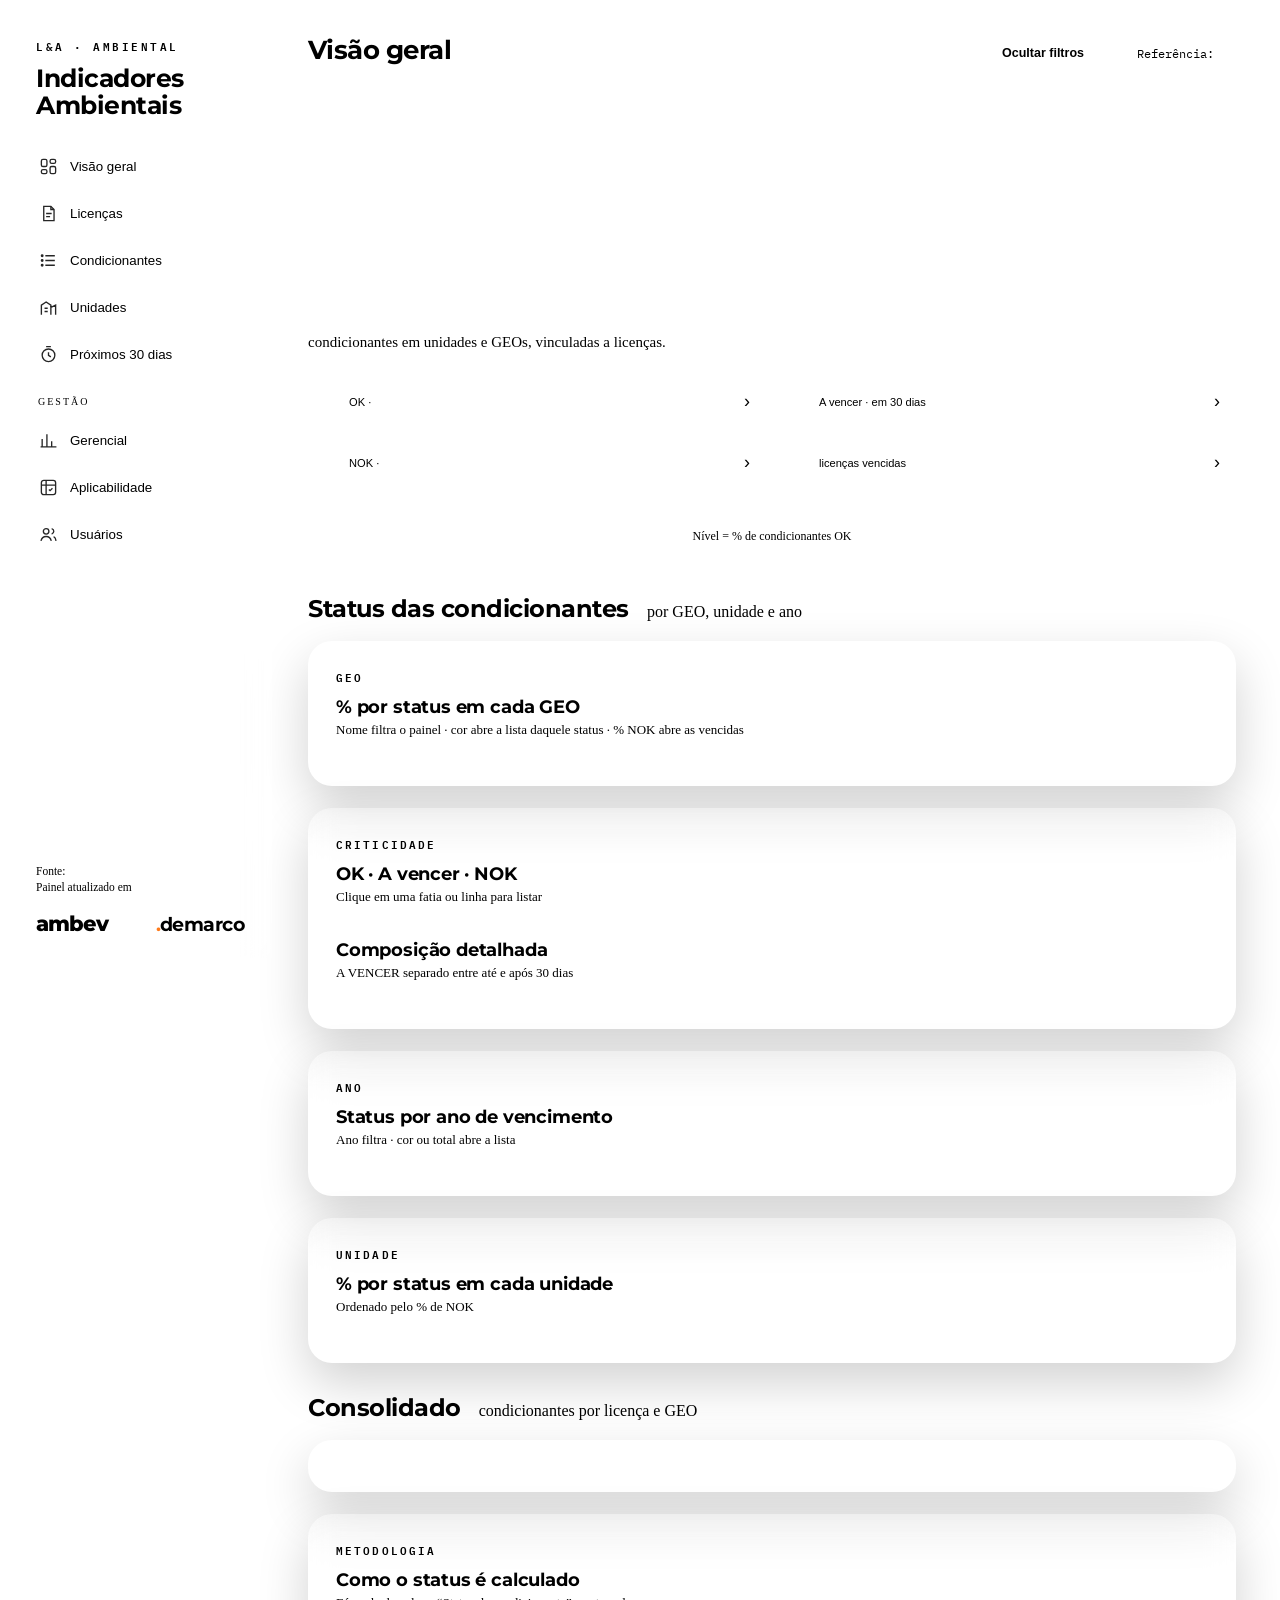
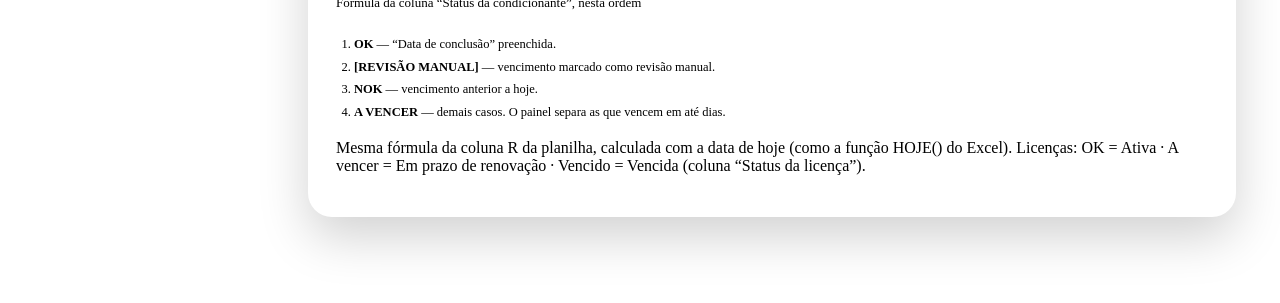
<file: robo/layout_b.html>
<!doctype html>
<html lang="pt-BR">
<head>
<meta charset="utf-8">
<meta name="viewport" content="width=device-width, initial-scale=1">
<meta name="robots" content="noindex, nofollow">
<title>Indicadores Ambientais</title>
<link rel="preconnect" href="https://fonts.googleapis.com">
<link href="https://fonts.googleapis.com/css2?family=Montserrat:wght@500;600;700;800&family=Inter:wght@400;500;600;700&family=IBM+Plex+Mono:wght@500;600&display=swap" rel="stylesheet">
<style>
/*__BASE__*/
:root {
  --font: 'Inter', system-ui, sans-serif; --font-display: 'Montserrat', 'Inter', sans-serif; --font-num: 'IBM Plex Mono', ui-monospace, monospace;
  --cols-h: 360px; --rol-h: 470px;
}
/*__TEMA__*/
body { background: var(--fundo); background-attachment: fixed; }

.app { display: grid; grid-template-columns: 264px minmax(0, 1fr); min-height: 100vh; }
.side { position: sticky; top: 0; height: 100vh; display: flex; flex-direction: column; padding: 28px 18px 22px; border-right: 1px solid var(--line); background: var(--side-bg); backdrop-filter: blur(18px); z-index: 30; }
.brand { padding: 0 10px 26px; }
.brand-k { font-family: var(--font-num); font-size: 10.5px; letter-spacing: .24em; color: var(--accent); text-transform: uppercase; font-weight: 600; }
.brand h1 { margin: 10px 0 0; font-family: var(--font-display); font-weight: 700; font-size: 25px; line-height: 1.08; letter-spacing: -.02em; }
.brand h1 span { display: block; } .brand h1 span + span { color: var(--titulo-2); }
.nav { display: flex; flex-direction: column; gap: 4px; }
.nav button { display: flex; align-items: center; gap: 12px; padding: 11px 12px; border-radius: 12px; border: 1px solid transparent; background: none; cursor: pointer; text-align: left; color: var(--text-2); font-weight: 500; transition: all .2s; }
.nav button svg { width: 19px; height: 19px; flex: none; opacity: .85; }
.nav button:hover { background: var(--hover); color: var(--text); }
.nav button.on { color: var(--text); background: var(--nav-on-bg); border-color: var(--nav-on-borda); box-shadow: 0 0 24px var(--nav-on-brilho); }
.nav button.on svg { opacity: 1; color: var(--accent); }
.nav-sep { margin: 16px 12px 8px; font-size: 10px; letter-spacing: .2em; text-transform: uppercase; color: var(--muted); }
.side-f { margin-top: auto; padding: 16px 10px 0; border-top: 1px solid var(--line); font-size: 11.5px; color: var(--muted); }
.side-f p { margin: 0 0 4px; } .side-f b { color: var(--text-2); font-weight: 600; }
.marcas { display: flex; justify-content: space-between; align-items: baseline; margin-top: 18px; }
.wm-a { font-family: var(--font-display); font-weight: 800; font-size: 21px; letter-spacing: -.04em; color: var(--marca); }
.wm-d { font-family: var(--font-display); font-weight: 700; font-size: 19px; color: var(--marca); letter-spacing: -.03em; } .wm-d::before { content: '.'; color: #ff7a1a; }

.main { min-width: 0; padding: 0 36px 56px; }
.top { padding: 26px 0 14px; }
.top-h { display: flex; align-items: flex-end; justify-content: space-between; gap: 16px; margin-bottom: 16px; }
.top-h h2 { margin: 0; font-family: var(--font-display); font-size: 26px; font-weight: 700; letter-spacing: -.02em; }
.top-h p { margin: 4px 0 0; color: var(--muted); font-size: 13px; }
.top-acoes { display: flex; gap: 10px; align-items: center; flex-wrap: wrap; }
.live { display: inline-flex; align-items: center; gap: 8px; padding: 7px 14px; border-radius: 999px; border: 1px solid var(--line); background: var(--surface); font-family: var(--font-num); font-size: 12px; color: var(--text-2); white-space: nowrap; }
.live i { width: 7px; height: 7px; border-radius: 50%; background: var(--cr-ok); box-shadow: 0 0 10px var(--cr-ok); animation: pulse 2s infinite; }
@keyframes pulse { 50% { opacity: .35; } }
.btn-f { display: inline-flex; align-items: center; gap: 8px; height: 34px; padding: 0 14px; border-radius: 999px; border: 1px solid var(--line-strong); background: var(--surface); cursor: pointer; font-weight: 600; font-size: 12.5px; color: var(--text-2); }
.btn-f:hover { color: var(--text); border-color: var(--accent); }
.filtros { padding: 14px 16px; border-radius: 18px; background: var(--surface); border: 1px solid var(--line); backdrop-filter: blur(14px); }
.filtros.fechado { display: none; }
.chipbar { position: sticky; top: 0; z-index: 20; margin: 0 -36px; padding: 12px 36px; background: var(--chipbar-bg); backdrop-filter: blur(12px); border-bottom: 1px solid var(--line); }

.hero { position: relative; display: grid; grid-template-columns: minmax(0, 1fr) 320px; gap: 36px; align-items: center; padding: 26px 0 8px; }
.hero::before { content: ''; position: absolute; right: 60px; top: -20px; width: 460px; height: 460px; border-radius: 50%; border: 1px solid var(--line); box-shadow: 0 0 0 60px color-mix(in srgb, var(--line) 25%, transparent), 0 0 0 120px color-mix(in srgb, var(--line) 15%, transparent); pointer-events: none; }
.hero h1 { margin: 0; font-family: var(--font-display); font-weight: 700; font-size: clamp(40px, 5.2vw, 78px); line-height: .98; letter-spacing: -.035em; }
.hero h1 span { display: block; background: var(--titulo-grad); -webkit-background-clip: text; background-clip: text; color: transparent; }
.hero-sub { margin: 16px 0 26px; max-width: 600px; color: var(--text-2); font-size: 15px; }
.hero-sub b { color: var(--text); }
.hero .icos { gap: 0; }
.hero .ico-it { flex: 1 1 0; border-radius: 0; border: 0; border-right: 1px solid var(--line); padding: 6px 8px 8px; }
.hero .ico-it:last-child { border-right: 0; }
.hero .ico-it:hover, .hero .ico-it.ativo { background: none; } .hero .ico-it:hover .ico-c, .hero .ico-it.ativo .ico-c { border-color: var(--accent); }
.hero .ico-c { width: 92px; height: 92px; border-width: 2px; background: var(--ico-bg); box-shadow: var(--ico-sombra); }
.hero .ico-it b { margin-top: 6px; font-size: 11px; letter-spacing: .2em; }

.kchips { display: grid; grid-template-columns: repeat(4, minmax(0, 1fr)); gap: 12px; margin-top: 26px; }
.kc { display: flex; align-items: center; gap: 14px; padding: 14px 16px; border-radius: 16px; background: var(--card); border: 1px solid var(--line); cursor: pointer; transition: transform .2s, border-color .2s; text-align: left; }
.kc:hover { transform: translateY(-2px); border-color: var(--c, var(--accent)); }
.kc .dot { width: 11px; height: 11px; }
.kc b { display: block; font-family: var(--font-display); font-size: 25px; font-weight: 700; line-height: 1.05; }
.kc small { color: var(--muted); }
.kc-seta { margin-left: auto; color: var(--muted); font-size: 18px; transition: transform .2s; } .kc:hover .kc-seta { transform: translateX(3px); color: var(--c, var(--accent)); }

.copo { position: relative; justify-self: center; width: 340px; cursor: pointer; }
.copo #copo > svg { display: block; filter: none !important; }
.cf-tk { stroke: var(--text-2); stroke-width: 1.6; transition: stroke .4s; } .cf-tk.claro { stroke: rgba(255, 255, 255, .92); }
.cf-lbl { fill: var(--text-2); font: 600 15px var(--font); transition: fill .4s; } .cf-lbl.claro { fill: #fff; paint-order: stroke; stroke: rgba(70, 35, 0, .4); stroke-width: 3px; }
.cf-mk { stroke: var(--text); } .cf-pt { fill: var(--text); stroke: #fff; stroke-width: 2; filter: drop-shadow(0 0 4px rgba(255, 255, 255, .9)); }
.cf-k { fill: var(--accent); font: 700 12px var(--font); letter-spacing: .22em; } .cf-v { fill: var(--text); font: 700 28px var(--font-display); }
.copo .barra-geo { cursor: pointer; } .copo .barra-geo:hover rect:first-child { stroke: #fff; stroke-width: 1.6; }
.copo #copo > svg { width: 100%; height: auto; overflow: visible; }
.copo-lbl { font-family: var(--font-num); fill: var(--copo-escala); font-size: 11px; }
.copo-v { font-family: var(--font-display); font-weight: 800; fill: var(--text); font-size: 30px; }
.copo-k { font-family: var(--font-num); fill: var(--accent); font-size: 11px; letter-spacing: .2em; font-weight: 600; }
.copo-tr { stroke: var(--copo-traco); } .copo-tk { stroke: color-mix(in srgb, var(--copo-escala) 70%, transparent); stroke-width: 1.4; }
.copo-mk { stroke: var(--text); } .copo-pt { fill: var(--text); stroke: #fff; stroke-width: 1.5; }
.copo .copo-lbl { fill: var(--copo-escala); font-weight: 600; font-size: 12px; }
.barra-geo { cursor: pointer; transition: y .9s cubic-bezier(.2, .8, .2, 1), height .9s cubic-bezier(.2, .8, .2, 1), filter .15s; }
.barra-geo:hover { filter: brightness(1.15) drop-shadow(0 0 4px #fff); }
.espuma { transition: transform .9s cubic-bezier(.2, .8, .2, 1); }
.liq { transition: y .9s cubic-bezier(.2, .8, .2, 1), height .9s cubic-bezier(.2, .8, .2, 1); }
.bolha { animation: sobe linear infinite; }
@keyframes sobe { from { transform: translateY(0); opacity: 0; } 10% { opacity: .8; } to { transform: translateY(-440px); opacity: 0; } }
.copo-cap { text-align: center; margin-top: 6px; font-size: 12px; color: var(--muted); }

section[data-panel] { padding-top: 10px; }
.sec-h { display: flex; align-items: baseline; gap: 18px; margin: 30px 0 18px; }
.sec-h h2 { margin: 0; font-family: var(--font-display); font-size: 24px; font-weight: 700; letter-spacing: -.02em; white-space: nowrap; }
.sec-h p { margin: 0; color: var(--muted); }
.sec-h::after { content: ''; flex: 1; height: 1px; background: linear-gradient(90deg, var(--line-strong), transparent); align-self: center; }
.row { display: grid; gap: 22px; margin-bottom: 22px; }
.r-2 { grid-template-columns: repeat(2, minmax(0, 1fr)); } .r-37 { grid-template-columns: minmax(0, 5fr) minmax(0, 7fr); } .r-73 { grid-template-columns: minmax(0, 7fr) minmax(0, 5fr); }
.r-k3 { grid-template-columns: repeat(3, minmax(0, 1fr)); }
.c { min-width: 0; padding: 26px 28px; border-radius: 24px; background: var(--surface); border: 1px solid var(--line); backdrop-filter: blur(14px); box-shadow: 0 20px 50px rgba(0, 0, 0, var(--sombra-card, .18)); }
.c h3 { margin: 0; font-family: var(--font-display); font-size: 18px; font-weight: 700; letter-spacing: -.01em; }
.c .c-s { margin: 4px 0 22px; font-size: 13px; color: var(--muted); }
.c-k { display: inline-block; margin-bottom: 10px; font-family: var(--font-num); font-size: 10.5px; letter-spacing: .2em; color: var(--accent); text-transform: uppercase; font-weight: 600; }
.regras { font-size: 12.5px; color: var(--text-2); line-height: 1.8; margin: 0; padding-left: 18px; } .regras b { color: var(--text); }

@media (max-width: 1280px) { .hero { grid-template-columns: 1fr; } .hero::before { display: none; } .r-2, .r-37, .r-73 { grid-template-columns: minmax(0, 1fr); } .kchips { grid-template-columns: repeat(2, minmax(0, 1fr)); } }
@media (max-width: 900px) {
  .app { grid-template-columns: minmax(0, 1fr); } .side { position: static; height: auto; padding: 16px; min-width: 0; } .brand { padding-bottom: 12px; }
  .nav { flex-direction: row; overflow-x: auto; } .nav-sep, .side-f { display: none; } .nav button { white-space: nowrap; }
  .main { padding: 0 16px 32px; } .chipbar { margin: 0 -16px; padding: 10px 16px; } .c { padding: 20px 16px; }
  .top-h { flex-direction: column; align-items: flex-start; } .r-k3 { grid-template-columns: minmax(0, 1fr); }
  .hero .ico-it { flex: 1 1 33%; border-right: 0; } .hero .ico-c { width: 70px; height: 70px; } .copo { width: 250px; }
}
@media (max-width: 520px) { .kchips { grid-template-columns: minmax(0, 1fr); } }
</style>
</head>
<body data-layout="b">
<div class="app">
  <aside class="side">
    <div class="brand"><div class="brand-k">L&amp;A · Ambiental</div><h1><span>Indicadores</span><span>Ambientais</span></h1></div>
    <nav class="nav" aria-label="Seções">
      <button data-tab="geral"><svg viewBox="0 0 24 24" fill="none" stroke="currentColor" stroke-width="1.7"><rect x="3" y="3" width="7" height="9" rx="2"/><rect x="14" y="3" width="7" height="5" rx="2"/><rect x="14" y="12" width="7" height="9" rx="2"/><rect x="3" y="16" width="7" height="5" rx="2"/></svg>Visão geral</button>
      <button data-tab="licencas"><svg viewBox="0 0 24 24" fill="none" stroke="currentColor" stroke-width="1.7"><path d="M6 3h9l4 4v14H6z"/><path d="M15 3v4h4M9 12h7M9 16h5"/></svg>Licenças</button>
      <button data-tab="condicionantes"><svg viewBox="0 0 24 24" fill="none" stroke="currentColor" stroke-width="1.7"><path d="M8 6h12M8 12h12M8 18h12"/><circle cx="4" cy="6" r="1"/><circle cx="4" cy="12" r="1"/><circle cx="4" cy="18" r="1"/></svg>Condicionantes</button>
      <button data-tab="unidades"><svg viewBox="0 0 24 24" fill="none" stroke="currentColor" stroke-width="1.7"><path d="M3 21V9l6-4 6 4v12M15 21V12l6-3v12"/><path d="M7 13h4M7 17h4"/></svg>Unidades</button>
      <button data-tab="vencer"><svg viewBox="0 0 24 24" fill="none" stroke="currentColor" stroke-width="1.7"><circle cx="12" cy="13" r="8"/><path d="M12 9v4l3 2M9 2h6"/></svg>Próximos 30 dias</button>
      <div class="nav-sep">Gestão</div>
      <button data-tab="gerencial"><svg viewBox="0 0 24 24" fill="none" stroke="currentColor" stroke-width="1.7"><path d="M4 20V10M10 20V4M16 20v-7M22 20H2"/></svg>Gerencial</button>
      <button data-tab="aplic"><svg viewBox="0 0 24 24" fill="none" stroke="currentColor" stroke-width="1.7"><rect x="3" y="3" width="18" height="18" rx="3"/><path d="M3 9h18M9 3v18"/><path d="M12.5 14.5l1.5 1.5 3-3"/></svg>Aplicabilidade</button>
      <button data-tab="usuarios" id="tab-usuarios" hidden><svg viewBox="0 0 24 24" fill="none" stroke="currentColor" stroke-width="1.7"><circle cx="9" cy="8" r="3.5"/><path d="M2.5 20c.8-3.6 3.4-5.5 6.5-5.5s5.7 1.9 6.5 5.5"/><path d="M16 4.6a3.5 3.5 0 0 1 0 6.8M18.5 14.8c1.7.8 2.7 2.6 3 5.2"/></svg>Usuários</button>
    </nav>
    <div class="side-f">
      <p>Fonte: <b data-kpi="fonte"></b></p>
      <p>Painel atualizado em <b data-kpi="gerado"></b></p>
      <div class="marcas"><span class="wm-a">ambev</span><span class="wm-d">demarco</span></div>
    </div>
  </aside>

  <main class="main">
    <div class="top">
      <div class="top-h"><div><h2 id="titulo">Visão geral</h2><p id="subtitulo"></p></div>
        <div class="top-acoes"><span class="quem" id="quem" hidden></span><button class="btn-f" id="btn-f" aria-expanded="true">Ocultar filtros</button><span class="live"><i></i>Referência: <span data-kpi="hoje"></span></span></div></div>
      <div class="filtros" id="filtros" data-slot="filtros"></div>
    </div>
    <div class="chipbar" data-slot="chips"></div>

    <section data-panel="geral">
      <header class="hero">
        <div>
          <h1><span>Indicadores</span><span>Ambientais</span></h1>
          <p class="hero-sub"><b data-kpi="total"></b> condicionantes em <b data-kpi="unidades"></b> unidades e <b data-kpi="geos"></b> GEOs, vinculadas a <b data-kpi="lictotal"></b> licenças.</p>
          <div data-slot="licIcones"></div>
          <div class="kchips">
            <button class="kc cr-ok" data-go="condicionantes" data-gf='{"st":"ok"}'><i class="dot cr-ok"></i><div><b data-kpi="ok"></b><small>OK · <span data-kpi="pctok"></span></small></div><span class="kc-seta">›</span></button>
            <button class="kc cr-avencer" data-go="condicionantes" data-gf='{"st":"avencer"}'><i class="dot cr-avencer"></i><div><b data-kpi="avencer"></b><small>A vencer · <span data-kpi="em30"></span> em 30 dias</small></div><span class="kc-seta">›</span></button>
            <button class="kc cr-vencida" data-go="condicionantes" data-gf='{"st":"vencida"}'><i class="dot cr-vencida"></i><div><b data-kpi="vencida"></b><small>NOK · <span data-kpi="pctvencida"></span></small></div><span class="kc-seta">›</span></button>
            <button class="kc" data-go="licencas" data-gf='{}'><i class="dot" style="--c:var(--accent)"></i><div><b data-kpi="lictotal"></b><small><span data-kpi="licvencida"></span> licenças vencidas</small></div><span class="kc-seta">›</span></button>
          </div>
        </div>
        <div class="copo" data-go="condicionantes" data-gf='{"st":"ok"}' title="Ver condicionantes OK"><div id="copo"></div><p class="copo-cap" id="copo-cap">Nível = % de condicionantes OK</p></div>
      </header>

      <div class="sec-h"><h2>Status das condicionantes</h2><p>por GEO, unidade e ano</p></div>
      <div class="row r-73">
        <div class="c"><span class="c-k">GEO</span><h3>% por status em cada GEO</h3><p class="c-s">Nome filtra o painel · cor abre a lista daquele status · % NOK abre as vencidas</p><div data-slot="statusGeo"></div></div>
        <div class="c"><span class="c-k">Criticidade</span><h3>OK · A vencer · NOK</h3><p class="c-s">Clique em uma fatia ou linha para listar</p><div data-slot="donutCrit" data-size="170" data-stroke="14"></div>
          <h3 style="margin-top:34px">Composição detalhada</h3><p class="c-s">A VENCER separado entre até e após 30 dias</p><div data-slot="donutStatus" data-size="170"></div></div>
      </div>
      <div class="row r-37">
        <div class="c"><span class="c-k">Ano</span><h3>Status por ano de vencimento</h3><p class="c-s">Ano filtra · cor ou total abre a lista</p><div data-slot="statusAno"></div></div>
        <div class="c"><span class="c-k">Unidade</span><h3>% por status em cada unidade</h3><p class="c-s">Ordenado pelo % de NOK</p><div data-slot="statusUnidade"></div></div>
      </div>
      <div class="sec-h"><h2>Consolidado</h2><p>condicionantes por licença e GEO</p></div>
      <div class="row"><div class="c"><div data-slot="consolidado"></div></div></div>
      <div class="row"><div class="c"><span class="c-k">Metodologia</span><h3>Como o status é calculado</h3><p class="c-s">Fórmula da coluna “Status da condicionante”, nesta ordem</p>
        <ol class="regras"><li><b>OK</b> — “Data de conclusão” preenchida.</li><li><b>[REVISÃO MANUAL]</b> — vencimento marcado como revisão manual.</li><li><b>NOK</b> — vencimento anterior a hoje.</li><li><b>A VENCER</b> — demais casos. O painel separa as que vencem em até <span data-kpi="janela"></span> dias.</li></ol>
        <p class="nota">Mesma fórmula da coluna R da planilha, calculada com a data de hoje (como a função HOJE() do Excel). Licenças: OK = Ativa · A vencer = Em prazo de renovação · Vencido = Vencida (coluna “Status da licença”).</p></div></div>
    </section>

    <section data-panel="licencas" hidden>
      <div class="row" style="margin-top:22px"><div class="c"><span class="c-k">Tipos</span><h3>Tipos de licença</h3><p class="c-s">Ponto = pior situação do tipo · clique para filtrar</p><div data-slot="licIcones"></div></div></div>
      <div class="row r-37">
        <div class="c"><span class="c-k">Criticidade</span><h3>Situação das licenças</h3><p class="c-s">Pela coluna “Status da licença”</p><div data-slot="licCrit"></div></div>
        <div class="c"><span class="c-k">Atenção</span><h3>Vencidas e em renovação</h3><p class="c-s">Clique para ver as condicionantes da licença</p><div data-slot="licAtencao"></div></div>
      </div>
      <div class="row"><div class="c"><h3>Todas as licenças</h3><p class="c-s">Status da licença e situação das condicionantes vinculadas</p><div data-slot="licTabela"></div></div></div>
    </section>

    <section data-panel="condicionantes" hidden>
      <div class="row" style="margin-top:22px"><div data-slot="statusAbas"></div></div>
      <div class="row r-37">
        <div class="c"><span class="c-k">Composição</span><h3>Por status</h3><p class="c-s">Condicionantes do filtro atual</p><div data-slot="donutStatus" data-size="160"></div></div>
        <div class="c"><span class="c-k">GEO</span><h3>% por status em cada GEO</h3><p class="c-s">Cor abre a lista daquele status</p><div data-slot="statusGeo"></div></div>
      </div>
      <div class="row"><div class="c"><h3>Lista de condicionantes</h3><p class="c-s">Ordenada por vencimento</p><div data-slot="condTabela"></div></div></div>
    </section>

    <section data-panel="unidades" hidden>
      <div class="row" style="margin-top:22px"><div class="c"><h3>Situação por unidade</h3><p class="c-s">Números abrem a lista · nome abre todas da unidade · código filtra · pontos abrem as licenças</p><div data-slot="unidades"></div></div></div>
    </section>

    <section data-panel="vencer" hidden>
      <div class="row r-k3" style="margin-top:22px">
        <button class="kc cr-avencer" data-go="condicionantes" data-gf='{"st":"em30"}'><i class="dot cr-avencer"></i><div><b data-kpi="em30"></b><small>vencem em até <span data-kpi="janela"></span> dias</small></div><span class="kc-seta">›</span></button>
        <button class="kc cr-avencer" data-go="condicionantes" data-gf='{"st":"avencer"}'><i class="dot cr-avencer"></i><div><b data-kpi="avencer"></b><small>A vencer no total</small></div><span class="kc-seta">›</span></button>
        <button class="kc cr-vencida" data-go="condicionantes" data-gf='{"st":"vencida"}'><i class="dot cr-vencida"></i><div><b data-kpi="vencida"></b><small>NOK · já vencidas</small></div><span class="kc-seta">›</span></button>
      </div>
      <div class="row"><div class="c"><h3>Condicionantes que vencem nos próximos 30 dias</h3><p class="c-s">Da mais próxima para a mais distante · clique no card para o detalhe; em licença, setor, unidade ou GEO para filtrar</p><div data-slot="vencer30"></div></div></div>
    </section>

    <section data-panel="gerencial" hidden>
      <div class="row" style="margin-top:22px"><div class="c" style="padding:16px 22px"><div data-slot="anoGer"></div></div></div>
      <div class="row"><div class="c"><span class="c-k">Mês a mês</span><h3>Condicionantes por mês de vencimento</h3><p class="c-s">Total, OK, vencido e a vencer em cada mês do ano selecionado</p><div data-slot="mensal"></div></div></div>
      <div class="row"><div class="c"><span class="c-k">DASH · quantidade</span><h3>DASH de Condicionantes Ambientais · Licenças por GEO</h3><p class="c-s">Quantidade de licenças (documentos) por tipo e GEO · não depende do ano</p><div data-slot="dashQtd"></div></div></div>
      <div class="row"><div class="c"><span class="c-k">DASH · licenças ativas</span><h3>DASH de Condicionantes Ambientais · % de licenças ativas</h3><p class="c-s">Licenças com status “Ativa” sobre o total, por tipo e GEO · não depende do ano</p><div data-slot="dashPct"></div></div></div>
      <div class="sec-h"><h2>Setor responsável</h2><p>participação e situação por setor</p></div>
      <div class="row r-2">
        <div class="c"><span class="c-k">Setor</span><h3>% de condicionantes por setor</h3><p class="c-s">Nome filtra · percentuais e cores abrem a lista</p><div data-slot="setor"></div></div>
        <div class="c"><span class="c-k">Setor × GEO</span><h3>Distribuição por GEO</h3><p class="c-s">Percentual dentro de cada GEO</p><div data-slot="setorGeo"></div></div>
      </div>
    </section>

    <section data-panel="aplic" hidden>
      <div class="row" style="margin-top:22px"><div data-slot="aplicResumo"></div></div>
      <div class="row"><div class="c"><h3>Licenças por unidade</h3><p class="c-s">Passe o mouse para ver a observação · ✓ abre as condicionantes do documento · nome abre as licenças da unidade</p><div data-slot="aplicMatriz"></div></div></div>
      <div class="row"><div class="c"><span class="c-k">Pendências</span><h3>Documentos obrigatórios faltando</h3><p class="c-s">Itens “Obrigatório” sem documento correspondente na planilha principal</p><div data-slot="aplicPendencias"></div></div></div>
    </section>

    <section data-panel="usuarios" hidden><div id="usuarios-area"></div></section>
  </main>
</div>

<script>/*__DADOS__*/</script>
<script>/*__NUCLEO__*/</script>
<script>
  window.__LAYOUT__ = function () {
    const SUB = { geral: 'Panorama das condicionantes e licenças', licencas: 'Status de cada licença por unidade', condicionantes: 'Lista e detalhe das condicionantes', unidades: 'Documentos OK, a vencer e NOK por unidade', vencer: 'O que vence nos próximos 30 dias', gerencial: 'Quadros mensais, DASH por licença × GEO e visão por setor', aplic: 'Base de conhecimento × planilha principal', usuarios: 'Quem pode entrar no painel e o que cada pessoa vê' };
    Painel.aoMudarAba(aba => {
      const t = document.querySelector(`[data-tab="${aba}"]`);
      document.getElementById('titulo').textContent = t ? t.textContent.trim() : '';
      document.getElementById('subtitulo').textContent = SUB[aba] || '';
    });
    const bf = document.getElementById('btn-f'), fl = document.getElementById('filtros');
    bf.onclick = () => { const f = fl.classList.toggle('fechado'); bf.textContent = f ? 'Mostrar filtros' : 'Ocultar filtros'; bf.setAttribute('aria-expanded', !f); };

    const BARRAS_GEO = false; /* false = copo só com o nível de % OK total */
    /* copo de cerveja sobre a foto de referência (limpa): nível = % OK geral; barras = % OK de cada GEO.
       Coordenadas em pixels da foto (446 x 823). */
    const FOTO = '__COPO_IMG__';
    /* régua da foto: % -> y */
    const REGUA = [[100, 208], [80, 279], [60, 350], [40, 425], [20, 505], [0, 585]];
    const yDe = p => { for (let k = 1; k < REGUA.length; k++) { const [p0, y0] = REGUA[k - 1], [p1, y1] = REGUA[k]; if (p >= p1) return y0 + (y1 - y0) * (p0 - p) / (p0 - p1); } return 585; };
    /* bordas externas do vidro medidas na foto (y, x esquerda, x direita) */
    const BORDAS = [[36, 70, 349], [70, 65, 350], [100, 62, 353], [190, 56, 355], [220, 55, 354], [280, 60, 351], [340, 65, 343], [400, 73, 335], [460, 81, 326], [520, 88, 318], [580, 94, 312], [640, 94, 310], [690, 90, 314]];
    const borda = y => { for (let k = 1; k < BORDAS.length; k++) { const [y0, l0, r0] = BORDAS[k - 1], [y1, l1, r1] = BORDAS[k]; if (y <= y1) { const t = (y - y0) / (y1 - y0); return [l0 + (l1 - l0) * t, r0 + (r1 - r0) * t]; } } return [90, 314]; };
    const PAREDE = 9; /* espessura do vidro: o "vazio" fica por dentro e preserva as paredes iluminadas da foto */
    const interior = (yA, yB) => {
      const ys = [yA, ...BORDAS.map(b => b[0]).filter(y => y > yA && y < yB), yB];
      const esq = ys.map(y => `${(borda(y)[0] + PAREDE).toFixed(1)},${y.toFixed(1)}`), dir = ys.slice().reverse().map(y => `${(borda(y)[1] - PAREDE).toFixed(1)},${y.toFixed(1)}`);
      return 'M' + esq.join(' L') + ' L' + dir.join(' L') + ' Z';
    };
    const contorno = 'M' + BORDAS.map(b => `${b[1]},${b[0]}`).join(' L') + ' L' + BORDAS.slice().reverse().map(b => `${b[2]},${b[0]}`).join(' L') + ' Z';
    const rnd = (i, m) => ((Math.sin(i * 127.1 + m * 311.7) * 43758.5453) % 1 + 1) % 1;
    const bolhas = Array.from({ length: 60 }, (_, i) => {
      const x = 110 + rnd(i, 1) * 190, r = .6 + rnd(i, 2) * 1.5, d = 3 + rnd(i, 3) * 4, a = -(rnd(i, 4) * 7).toFixed(2);
      return `<circle class="bolha" cx="${x.toFixed(1)}" cy="684" r="${r.toFixed(2)}" fill="rgba(255,246,215,.85)" style="animation-duration:${d.toFixed(2)}s;animation-delay:${a}s"/>`;
    }).join('');
    const gotasVazio = Array.from({ length: 46 }, (_, i) => {
      const y = 60 + rnd(i, 5) * 520, [l, r] = borda(y), x = l + 14 + rnd(i, 6) * (r - l - 28), rr = .7 + Math.pow(rnd(i, 7), 2) * 2.4;
      return `<circle cx="${x.toFixed(1)}" cy="${y.toFixed(1)}" r="${rr.toFixed(2)}" fill="rgba(140,165,210,.14)" stroke="rgba(110,140,190,.38)" stroke-width=".6"/><circle cx="${(x - rr * .3).toFixed(1)}" cy="${(y - rr * .3).toFixed(1)}" r="${(rr * .3).toFixed(2)}" fill="rgba(255,255,255,.8)"/>`;
    }).join('');
    const ticks = [100, 80, 60, 40, 20].map(p => { const y = yDe(p); return `<line class="cf-tk" x1="136" x2="150" y1="${y}" y2="${y}"/><text class="cf-lbl" x="129" y="${y + 5}" text-anchor="end">${p}%</text>`; }).join('')
      + [90, 70, 50, 30, 10].map(p => { const y = yDe(p); return `<line class="cf-tk" x1="140" x2="147" y1="${y}" y2="${y}"/>`; }).join('');

    document.getElementById('copo').innerHTML = `
      <svg viewBox="0 0 446 823" role="img" aria-label="Percentual de condicionantes OK">
        <defs>
          <clipPath id="cf-vidro"><path d="${contorno}"/></clipPath>
          <clipPath id="cf-liq"><rect id="cf-liqclip" x="0" width="446" y="200" height="500"/></clipPath>
          <linearGradient id="cf-vazio" x1="0" x2="1"><stop offset="0" stop-color="#cfdaeb"/><stop offset=".1" stop-color="#e9eff8"/><stop offset=".45" stop-color="#f5f8fc"/><stop offset=".85" stop-color="#e6edf7"/><stop offset="1" stop-color="#f3dcc0"/></linearGradient>
          <linearGradient id="cf-vaziov" x1="0" y1="0" x2="0" y2="1"><stop offset="0" stop-color="rgba(120,160,230,.16)"/><stop offset=".5" stop-color="rgba(0,0,0,0)"/><stop offset="1" stop-color="rgba(255,190,90,.12)"/></linearGradient>
          <radialGradient id="cf-brilhov" cx=".25" cy=".4" r=".6"><stop offset="0" stop-color="rgba(255,255,255,.7)"/><stop offset="1" stop-color="rgba(255,255,255,0)"/></radialGradient>
          <radialGradient id="cf-luz" cx=".5" cy=".5" r=".5"><stop offset="0" stop-color="rgba(255,170,40,.45)"/><stop offset="1" stop-color="rgba(255,170,40,0)"/></radialGradient>
          <radialGradient id="cf-sombra-mesa" cx=".5" cy=".5" r=".5"><stop offset="0" stop-color="rgba(20,35,70,.35)"/><stop offset="1" stop-color="rgba(20,35,70,0)"/></radialGradient>
          <linearGradient id="cf-espg" x1="0" y1="0" x2="0" y2="1"><stop offset="0" stop-color="#ffffff"/><stop offset=".55" stop-color="#f9f4ea"/><stop offset="1" stop-color="#ece4d4"/></linearGradient>
          <filter id="cf-bolhoso" x="-5%" y="-60%" width="110%" height="220%"><feTurbulence type="fractalNoise" baseFrequency=".09 .16" numOctaves="2" seed="4" result="n"/><feDisplacementMap in="SourceGraphic" in2="n" scale="7" xChannelSelector="R" yChannelSelector="G"/></filter>
          <pattern id="cf-ptesp" width="7" height="5" patternUnits="userSpaceOnUse"><circle cx="2" cy="2" r="1.4" fill="none" stroke="rgba(190,160,110,.45)" stroke-width=".6"/><circle cx="5.5" cy="4" r=".9" fill="none" stroke="rgba(190,160,110,.35)" stroke-width=".5"/></pattern>
          <filter id="cf-sombra" x="-10%" y="-50%" width="120%" height="200%"><feDropShadow dx="0" dy="-1" stdDeviation="1.5" flood-color="#000" flood-opacity=".25"/></filter>
          <linearGradient id="cf-bar" x1="0" y1="0" x2="0" y2="1"><stop offset="0" stop-color="rgba(255,240,170,.85)"/><stop offset=".55" stop-color="rgba(255,214,110,.55)"/><stop offset="1" stop-color="rgba(255,190,70,.08)"/></linearGradient>
          <pattern id="cf-pt" width="4" height="4" patternUnits="userSpaceOnUse"><circle cx="2" cy="2" r=".9" fill="rgba(255,250,215,.75)"/></pattern>
          <filter id="cf-brilho" x="-30%" y="-10%" width="160%" height="120%"><feGaussianBlur stdDeviation="2.2" result="b"/><feMerge><feMergeNode in="b"/><feMergeNode in="SourceGraphic"/></feMerge></filter>
        </defs>
        <ellipse cx="205" cy="792" rx="190" ry="26" fill="url(#cf-luz)"/>
        <ellipse cx="205" cy="792" rx="120" ry="12" fill="url(#cf-sombra-mesa)"/>
        <image href="${FOTO}" x="0" y="0" width="446" height="823"/>
        <!-- copo vazio acima da espuma -->
        <path id="cf-vazio-area" fill="url(#cf-vazio)"/>
        <path id="cf-vazio-v" fill="url(#cf-vaziov)"/>
        <path id="cf-vazio-b" fill="url(#cf-brilhov)"/>
        <g id="cf-vazio-det">
          ${gotasVazio}
        </g>
        <!-- barras e bolhas dentro da cerveja -->
        <g clip-path="url(#cf-liq)">
          <g id="cf-barras" filter="url(#cf-brilho)" style="mix-blend-mode:screen"></g>
          <g>${bolhas}</g>
        </g>
        <!-- espuma da foto, acompanha o nível -->
        <g clip-path="url(#cf-vidro)"><svg id="cf-espuma" viewBox="54 62 304 134" preserveAspectRatio="none" x="54" y="62" width="304" height="134"><image href="${FOTO}" x="0" y="0" width="446" height="823"/></svg>
          <g filter="url(#cf-sombra)"><ellipse id="cf-cabeca" fill="url(#cf-espg)" filter="url(#cf-bolhoso)"/></g><ellipse id="cf-cabeca2" fill="url(#cf-ptesp)" opacity=".55"/><ellipse id="cf-cabeca3" fill="none" stroke="rgba(255,255,255,.75)" stroke-width="1" stroke-dasharray="0 9999 0" filter="url(#cf-bolhoso)"/></g>
        <ellipse cx="209.5" cy="40" rx="140" ry="7" fill="none" stroke="rgba(255,255,255,.55)" stroke-width="1.6"/>
        <path d="M70,40 A140,7 0 0 0 349,40" fill="none" stroke="rgba(255,255,255,.85)" stroke-width="2"/>
        <!-- régua e marcador -->
        <line class="cf-tk" id="cf-eixo1" x1="141" x2="141" y1="${yDe(100)}" y2="${yDe(0)}" opacity=".8"/><line class="cf-tk claro" id="cf-eixo2" x1="141" x2="141" y1="${yDe(0)}" y2="${yDe(0)}" opacity=".8"/>
        ${ticks}
        <g id="marca"><line class="cf-mk" x1="141" x2="340" stroke-width="2"/><circle class="cf-pt" cx="141" r="5.5"/><circle class="cf-pt" cx="318" r="5.5"/>
          <text class="cf-k" x="436" dy="-16" text-anchor="end">OK</text><text class="cf-v" id="copo-v" x="436" dy="14" text-anchor="end"></text></g>
      </svg>`;
    Painel.aoRenderizar(c => {
      const P = Painel, pc = c.n ? c.c_ok / c.n * 100 : 0, yL = yDe(pc);
      const yEsp = yL - 16; /* fundo da espuma = topo da cerveja */
      const dV = interior(38, Math.max(41, yEsp - 130)); ['cf-vazio-area', 'cf-vazio-v', 'cf-vazio-b'].forEach(id => document.getElementById(id).setAttribute('d', dV));
      const detalhe = document.getElementById('cf-vazio-det'); detalhe.style.display = yEsp - 150 > 80 ? '' : 'none';
      detalhe.setAttribute('clip-path', 'url(#cf-vidro)');
      const esp = document.getElementById('cf-espuma'), topo = yEsp - 134, [l, r] = borda(yEsp - 75);
      esp.setAttribute('y', topo); esp.setAttribute('x', l - 2); esp.setAttribute('width', r - l + 4);
      { /* cabeça da espuma: topo oval em perspectiva, com relevo e bolhinhas */
        const [lt, rt] = borda(topo + 6), L = lt + PAREDE - 2, R = rt - PAREDE + 2;
        ['cf-cabeca', 'cf-cabeca2', 'cf-cabeca3'].forEach((id, k) => { const e = document.getElementById(id);
          e.setAttribute('cx', ((L + R) / 2).toFixed(1)); e.setAttribute('cy', (topo + 9).toFixed(1)); e.setAttribute('rx', ((R - L) / 2 - (k === 2 ? 6 : 0)).toFixed(1)); e.setAttribute('ry', k === 2 ? 9 : 15); });
      }
      const lc = document.getElementById('cf-liqclip'); lc.setAttribute('y', yEsp); lc.setAttribute('height', 700 - yEsp);
      const m = document.getElementById('marca'); m.querySelectorAll('line,circle').forEach(e => e.setAttribute(e.tagName === 'line' ? 'y1' : 'cy', yL)); m.querySelector('line').setAttribute('y2', yL);
      m.querySelectorAll('text').forEach(t => t.setAttribute('y', yL));
      document.getElementById('copo-v').textContent = P.fmtP(P.pct(c.c_ok, c.n));
      /* régua: escura sobre o vidro e a espuma, branca dentro da cerveja */
      document.querySelectorAll('#copo .cf-lbl, #copo line.cf-tk:not([id])').forEach(e => { const yy = +(e.getAttribute('y') || e.getAttribute('y1')) - (e.tagName === 'text' ? 5 : 0); e.classList.toggle('claro', yy > yEsp + 6); });
      document.getElementById('cf-eixo1').setAttribute('y2', Math.min(yDe(0), yEsp + 6)); const e2 = document.getElementById('cf-eixo2'); e2.setAttribute('y1', Math.min(yDe(0), yEsp + 6));
      const geos = BARRAS_GEO ? P.agrupar(P.filtrar('geo'), r => r.geo).sort((a, b) => a.k.localeCompare(b.k)) : [];
      const w = 16, gap = 6, x0 = 230 - (geos.length * (w + gap) - gap) / 2, base = 652;
      document.getElementById('cf-barras').innerHTML = geos.map((g, i) => {
        const pg = P.pct(g.c.c_ok, g.c.n), y = yDe(pg), x = x0 + i * (w + gap);
        return `<g class="barra-geo" ${P.setA('geo', g.k)} data-tt="${P.esc(`<b>${g.k}</b><br>${P.fmtP(pg)} OK · ${P.fmt(g.c.c_ok)} de ${P.fmt(g.c.n)}<div class="tt-dica">Clique para filtrar a GEO</div>`)}">
          <rect x="${x}" y="${y}" width="${w}" height="${base - y}" fill="url(#cf-bar)" stroke="rgba(255,245,200,.7)" stroke-width=".8"/>
          <rect x="${x}" y="${y}" width="${w}" height="${base - y}" fill="url(#cf-pt)" opacity=".55"/></g>`;
      }).join('');
    });
    Painel.iniciar();
  };
  /* sem o controle de acesso (arquivo local), o painel abre direto */
  if (!window.__ACESSO__) { window.__NUCLEO__(); window.__LAYOUT__(); }
</script>
</body>
</html>
</file>
